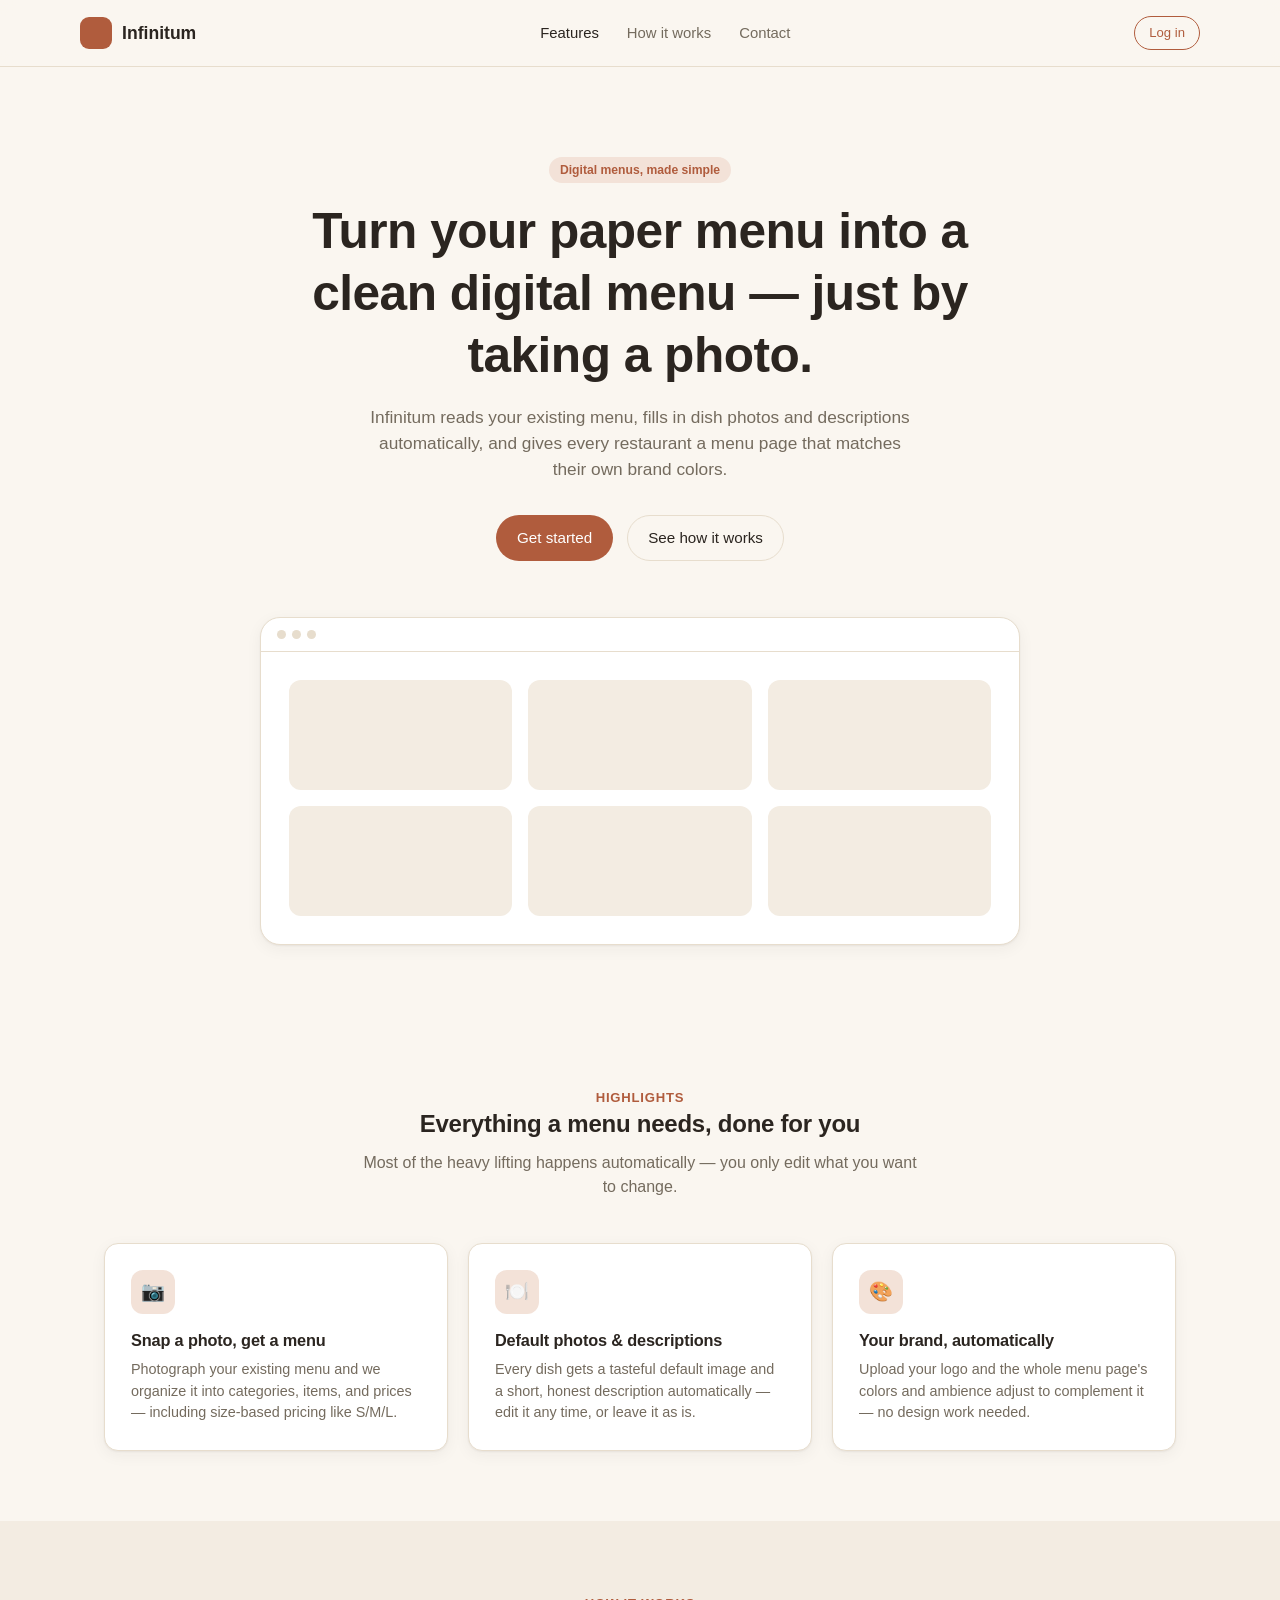
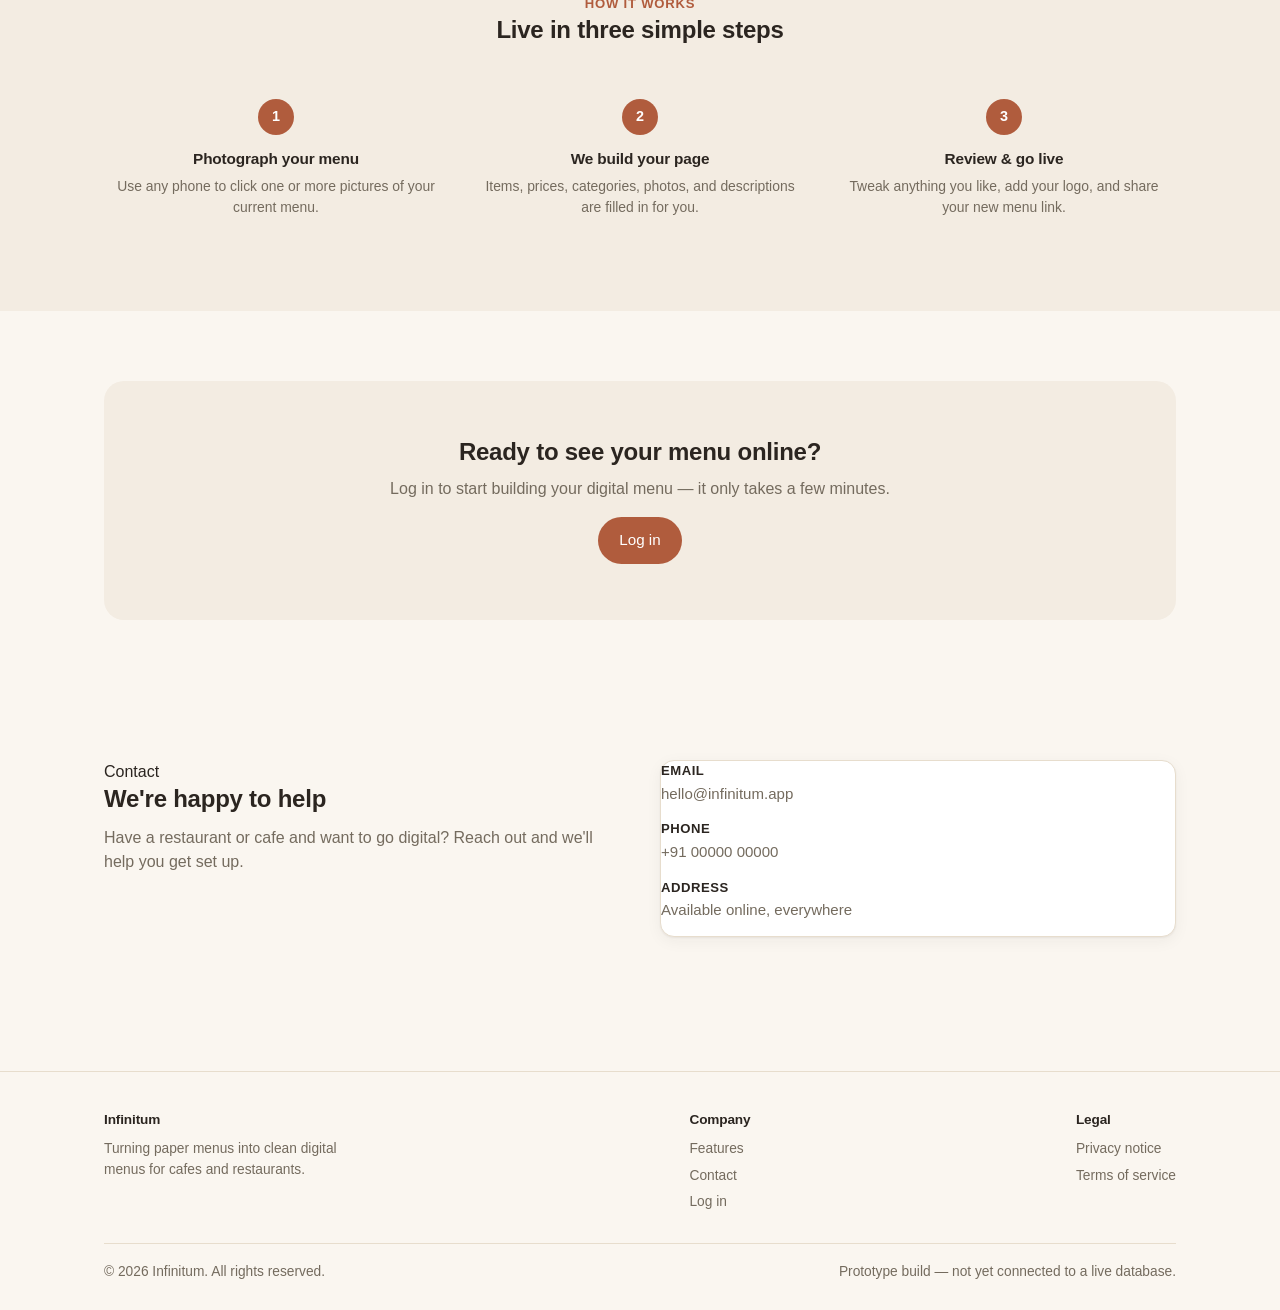
<file: prototype/index.html>
<!DOCTYPE html>
<html lang="en">
<head>
<meta charset="UTF-8">
<meta name="viewport" content="width=device-width, initial-scale=1.0">
<title>Infinitum — Digital menus for cafes & restaurants</title>
<link rel="stylesheet" href="css/styles.css">
<link rel="stylesheet" href="css/pages.css">
</head>
<body>

<header class="site-header">
  <div class="container nav-row">
    <a href="index.html" class="brand"><span class="brand-dot"></span> Infinitum</a>
    <nav class="nav-links">
      <a href="#features" class="active">Features</a>
      <a href="#how-it-works">How it works</a>
      <a href="#contact">Contact</a>
    </nav>
    <div class="nav-actions">
      <a href="login.html" class="btn btn-outline btn-sm">Log in</a>
    </div>
    <button class="nav-toggle" aria-label="Toggle menu"><span></span><span></span><span></span></button>
  </div>
</header>

<main>
  <section class="hero container">
    <span class="badge">Digital menus, made simple</span>
    <h1 style="margin-top:18px;">Turn your paper menu into a clean digital menu — just by taking a photo.</h1>
    <p class="lead">Infinitum reads your existing menu, fills in dish photos and descriptions automatically, and gives every restaurant a menu page that matches their own brand colors.</p>
    <div class="hero-actions">
      <a href="login.html" class="btn btn-primary">Get started</a>
      <a href="#how-it-works" class="btn btn-ghost">See how it works</a>
    </div>

    <div class="hero-mock" aria-hidden="true">
      <div class="mock-bar"><span class="dot"></span><span class="dot"></span><span class="dot"></span></div>
      <div class="mock-body">
        <div class="mock-card"></div><div class="mock-card"></div><div class="mock-card"></div>
        <div class="mock-card"></div><div class="mock-card"></div><div class="mock-card"></div>
      </div>
    </div>
  </section>

  <section class="section" id="features">
    <div class="container">
      <div class="section-head">
        <span class="eyebrow">Highlights</span>
        <h2>Everything a menu needs, done for you</h2>
        <p>Most of the heavy lifting happens automatically — you only edit what you want to change.</p>
      </div>
      <div class="feature-grid">
        <div class="card feature-card">
          <div class="feature-icon">📷</div>
          <h3>Snap a photo, get a menu</h3>
          <p>Photograph your existing menu and we organize it into categories, items, and prices — including size-based pricing like S/M/L.</p>
        </div>
        <div class="card feature-card">
          <div class="feature-icon">🍽️</div>
          <h3>Default photos & descriptions</h3>
          <p>Every dish gets a tasteful default image and a short, honest description automatically — edit it any time, or leave it as is.</p>
        </div>
        <div class="card feature-card">
          <div class="feature-icon">🎨</div>
          <h3>Your brand, automatically</h3>
          <p>Upload your logo and the whole menu page's colors and ambience adjust to complement it — no design work needed.</p>
        </div>
      </div>
    </div>
  </section>

  <section class="section" id="how-it-works" style="background:var(--bg-soft);">
    <div class="container">
      <div class="section-head">
        <span class="eyebrow">How it works</span>
        <h2>Live in three simple steps</h2>
      </div>
      <div class="steps">
        <div class="step">
          <div class="step-num">1</div>
          <h4>Photograph your menu</h4>
          <p>Use any phone to click one or more pictures of your current menu.</p>
        </div>
        <div class="step">
          <div class="step-num">2</div>
          <h4>We build your page</h4>
          <p>Items, prices, categories, photos, and descriptions are filled in for you.</p>
        </div>
        <div class="step">
          <div class="step-num">3</div>
          <h4>Review & go live</h4>
          <p>Tweak anything you like, add your logo, and share your new menu link.</p>
        </div>
      </div>
    </div>
  </section>

  <section class="section">
    <div class="container">
      <div class="cta-band">
        <h2>Ready to see your menu online?</h2>
        <p>Log in to start building your digital menu — it only takes a few minutes.</p>
        <a href="login.html" class="btn btn-primary">Log in</a>
      </div>
    </div>
  </section>

  <section class="section" id="contact">
    <div class="container contact-grid">
      <div>
        <span class="eyebrow">Contact</span>
        <h2>We're happy to help</h2>
        <p>Have a restaurant or cafe and want to go digital? Reach out and we'll help you get set up.</p>
      </div>
      <ul class="contact-list card card-pad">
        <li><strong>Email</strong>hello@infinitum.app</li>
        <li><strong>Phone</strong>+91 00000 00000</li>
        <li><strong>Address</strong>Available online, everywhere</li>
      </ul>
    </div>
  </section>
</main>

<footer class="site-footer">
  <div class="container">
    <div class="footer-grid">
      <div class="footer-col">
        <h4>Infinitum</h4>
        <p class="muted" style="max-width:260px;">Turning paper menus into clean digital menus for cafes and restaurants.</p>
      </div>
      <div class="footer-col">
        <h4>Company</h4>
        <a href="#features">Features</a>
        <a href="#contact">Contact</a>
        <a href="login.html">Log in</a>
      </div>
      <div class="footer-col">
        <h4>Legal</h4>
        <a href="#">Privacy notice</a>
        <a href="#">Terms of service</a>
      </div>
    </div>
    <div class="footer-bottom">
      <span>© <span data-year></span> Infinitum. All rights reserved.</span>
      <span>Prototype build — not yet connected to a live database.</span>
    </div>
  </div>
</footer>

<script src="js/main.js"></script>
</body>
</html>
</file>
<file: prototype/css/styles.css>
/* ==========================================================================
   Infinitum — shared design system
   Warm neutral, minimalist base theme. All colors are CSS variables so the
   "logo color theme" feature (js/theme.js) can override them per restaurant
   without touching any other CSS.
   ========================================================================== */

:root {
  /* Base warm-neutral palette (default, no logo uploaded yet) */
  --bg: #faf6f0;
  --bg-soft: #f3ece2;
  --surface: #ffffff;
  --border: #e7ddcd;
  --text: #2b2520;
  --text-muted: #746b5e;
  --accent: #b05c3d;        /* warm terracotta default accent */
  --accent-contrast: #ffffff;
  --accent-soft: #f3e2d8;
  --danger: #b3261e;
  --radius: 14px;
  --radius-sm: 8px;
  --shadow: 0 1px 2px rgba(43, 37, 32, 0.06), 0 4px 16px rgba(43, 37, 32, 0.05);
  --max-width: 1120px;
  --transition-theme: background-color .4s ease, border-color .4s ease, color .4s ease;
}

* { box-sizing: border-box; }
html { scroll-behavior: smooth; }

body {
  margin: 0;
  font-family: "Inter", -apple-system, BlinkMacSystemFont, "Segoe UI", Roboto, Helvetica, Arial, sans-serif;
  background: var(--bg);
  color: var(--text);
  line-height: 1.5;
  transition: var(--transition-theme);
}

h1, h2, h3, h4 {
  font-family: "Poppins", "Inter", -apple-system, BlinkMacSystemFont, "Segoe UI", Roboto, sans-serif;
  font-weight: 600;
  line-height: 1.25;
  margin: 0 0 0.5em;
  letter-spacing: -0.01em;
}

p { margin: 0 0 1em; color: var(--text-muted); }
a { color: var(--accent); text-decoration: none; }
a:hover { text-decoration: underline; }
img { max-width: 100%; display: block; }

.container {
  width: 100%;
  max-width: var(--max-width);
  margin: 0 auto;
  padding: 0 24px;
}

/* ---------- Buttons ---------- */
.btn {
  display: inline-flex;
  align-items: center;
  justify-content: center;
  gap: 8px;
  padding: 11px 20px;
  border-radius: 999px;
  border: 1px solid transparent;
  font-size: 0.95rem;
  font-weight: 500;
  cursor: pointer;
  transition: var(--transition-theme), transform .15s ease, box-shadow .15s ease;
  font-family: inherit;
  white-space: nowrap;
}
.btn:hover { transform: translateY(-1px); text-decoration: none; }
.btn:active { transform: translateY(0); }

.btn-primary { background: var(--accent); color: var(--accent-contrast); }
.btn-primary:hover { box-shadow: 0 6px 18px rgba(0,0,0,0.12); }

.btn-ghost { background: transparent; color: var(--text); border-color: var(--border); }
.btn-ghost:hover { background: var(--bg-soft); }

.btn-outline { background: transparent; color: var(--accent); border-color: var(--accent); }
.btn-outline:hover { background: var(--accent-soft); }

.btn-sm { padding: 6px 14px; font-size: 0.82rem; }
.btn-icon {
  width: 34px; height: 34px; padding: 0; border-radius: 50%;
  background: var(--surface); border: 1px solid var(--border); color: var(--text-muted);
}
.btn-icon:hover { background: var(--bg-soft); color: var(--text); }
.btn-danger-icon { color: var(--danger); border-color: #f1d4d1; background: #fdf4f3; }
.btn-danger-icon:hover { background: #fbe4e2; }

/* ---------- Top navigation ---------- */
.site-header {
  position: sticky; top: 0; z-index: 50;
  background: color-mix(in srgb, var(--bg) 88%, transparent);
  backdrop-filter: blur(8px);
  border-bottom: 1px solid var(--border);
  transition: var(--transition-theme);
}
.nav-row {
  display: flex; align-items: center; justify-content: space-between;
  padding: 16px 0;
  gap: 16px;
}
.brand { display: flex; align-items: center; gap: 10px; font-weight: 600; font-size: 1.1rem; color: var(--text); min-width: 0; }
.brand img, .brand .brand-dot { width: 32px; height: 32px; border-radius: 9px; object-fit: cover; flex-shrink: 0; }
.brand .brand-dot { background: var(--accent); display: inline-block; }
.brand:hover { text-decoration: none; }
.brand > span:last-child {
  overflow: hidden; text-overflow: ellipsis; white-space: nowrap;
}

.nav-links { display: flex; align-items: center; gap: 28px; }
.nav-links a { color: var(--text-muted); font-size: 0.93rem; }
.nav-links a.active, .nav-links a:hover { color: var(--text); text-decoration: none; }
.nav-actions { display: flex; align-items: center; gap: 12px; flex-shrink: 0; }

.nav-toggle { display: none; background: none; border: none; cursor: pointer; padding: 6px; }
.nav-toggle span { display: block; width: 22px; height: 2px; background: var(--text); margin: 4px 0; border-radius: 2px; }

/* ---------- Cards / surfaces ---------- */
.card {
  background: var(--surface);
  border: 1px solid var(--border);
  border-radius: var(--radius);
  box-shadow: var(--shadow);
  transition: var(--transition-theme);
}
.card-pad { padding: 24px; }

.badge {
  display: inline-flex; align-items: center; gap: 6px;
  padding: 4px 11px; border-radius: 999px; font-size: 0.76rem; font-weight: 600;
  background: var(--accent-soft); color: var(--accent);
}

/* ---------- Footer ---------- */
.site-footer {
  border-top: 1px solid var(--border);
  padding: 40px 0 28px;
  color: var(--text-muted);
  font-size: 0.86rem;
  margin-top: 64px;
}
.footer-grid { display: flex; flex-wrap: wrap; justify-content: space-between; gap: 32px; margin-bottom: 24px; }
.footer-col h4 { font-size: 0.85rem; color: var(--text); margin-bottom: 10px; }
.footer-col a { display: block; color: var(--text-muted); margin-bottom: 6px; font-size: 0.86rem; }
.footer-bottom { border-top: 1px solid var(--border); padding-top: 18px; display: flex; justify-content: space-between; flex-wrap: wrap; gap: 8px; }

/* ---------- Forms ---------- */
label { display: block; font-size: 0.85rem; font-weight: 500; margin-bottom: 6px; color: var(--text); }
input[type="text"], input[type="email"], input[type="password"], input[type="number"], textarea, select {
  width: 100%;
  padding: 10px 13px;
  border: 1px solid var(--border);
  border-radius: var(--radius-sm);
  font-family: inherit;
  font-size: 0.94rem;
  background: var(--surface);
  color: var(--text);
  transition: border-color .15s ease;
}
input:focus, textarea:focus, select:focus {
  outline: none; border-color: var(--accent);
}
textarea { resize: vertical; min-height: 70px; }
.field { margin-bottom: 16px; }

/* ---------- Utility ---------- */
.muted { color: var(--text-muted); }
.text-center { text-align: center; }
.flex { display: flex; }
.flex-center { display: flex; align-items: center; justify-content: center; }
.gap-8 { gap: 8px; } .gap-12 { gap: 12px; } .gap-16 { gap: 16px; }
.mt-8 { margin-top: 8px; } .mt-16 { margin-top: 16px; } .mt-24 { margin-top: 24px; } .mt-40 { margin-top: 40px; }
.mb-0 { margin-bottom: 0; }
.hidden { display: none !important; }

@media (max-width: 760px) {
  .nav-links { position: absolute; top: 100%; left: 0; right: 0; background: var(--bg); flex-direction: column;
    align-items: flex-start; padding: 16px 24px; border-bottom: 1px solid var(--border); gap: 14px; display: none; }
  .nav-links.open { display: flex; }
  .nav-toggle { display: block; }
  .footer-bottom { flex-direction: column; }

  /* Keep the brand + hamburger on one line, and let any extra header
     controls (theme/publish buttons, role pills, etc.) wrap onto their own
     row underneath rather than overflowing the viewport horizontally. */
  .nav-row { flex-wrap: wrap; row-gap: 10px; }
  .nav-actions { flex-basis: 100%; order: 3; flex-wrap: wrap; justify-content: flex-start; }
}
</file>
<file: prototype/css/pages.css>
/* ==========================================================================
   Page-specific styles (on top of styles.css)
   ========================================================================== */

/* ---------- Homepage ---------- */
.hero {
  padding: 90px 0 70px;
  text-align: center;
}
.hero h1 { font-size: clamp(2rem, 5vw, 3.1rem); max-width: 760px; margin: 0 auto 18px; }
.hero p.lead { max-width: 560px; margin: 0 auto 32px; font-size: 1.08rem; }
.hero-actions { display: flex; justify-content: center; gap: 14px; flex-wrap: wrap; }
.hero-mock {
  margin: 56px auto 0; max-width: 760px; border-radius: 20px; overflow: hidden;
  border: 1px solid var(--border); box-shadow: var(--shadow); background: var(--surface);
}
.hero-mock .mock-bar { display: flex; gap: 6px; padding: 12px 16px; border-bottom: 1px solid var(--border); }
.hero-mock .dot { width: 9px; height: 9px; border-radius: 50%; background: var(--border); }
.hero-mock .mock-body { padding: 28px; display: grid; grid-template-columns: repeat(3, 1fr); gap: 16px; }
.hero-mock .mock-card { background: var(--bg-soft); border-radius: 12px; height: 110px; }

.section { padding: 70px 0; }
.section-head { text-align: center; max-width: 560px; margin: 0 auto 44px; }
.section-head .eyebrow { color: var(--accent); font-weight: 600; font-size: 0.82rem; text-transform: uppercase; letter-spacing: 0.06em; }

.feature-grid { display: grid; grid-template-columns: repeat(3, 1fr); gap: 20px; }
.feature-card { padding: 26px; }
.feature-icon {
  width: 44px; height: 44px; border-radius: 12px; background: var(--accent-soft); color: var(--accent);
  display: flex; align-items: center; justify-content: center; margin-bottom: 16px; font-size: 1.2rem;
}
.feature-card h3 { font-size: 1.02rem; }
.feature-card p { font-size: 0.9rem; margin-bottom: 0; }

.steps { display: grid; grid-template-columns: repeat(3, 1fr); gap: 20px; counter-reset: step; }
.step { text-align: center; padding: 10px; }
.step-num {
  counter-increment: step; width: 36px; height: 36px; border-radius: 50%; background: var(--accent); color: var(--accent-contrast);
  display: flex; align-items: center; justify-content: center; margin: 0 auto 14px; font-weight: 600; font-size: 0.9rem;
}
.step h4 { font-size: 0.96rem; }
.step p { font-size: 0.87rem; }

.cta-band { background: var(--bg-soft); border-radius: 20px; padding: 56px 32px; text-align: center; }
.cta-band h2 { margin-bottom: 10px; }

.contact-grid { display: grid; grid-template-columns: 1fr 1fr; gap: 40px; align-items: start; }
.contact-list { list-style: none; padding: 0; margin: 0; }
.contact-list li { margin-bottom: 14px; font-size: 0.94rem; color: var(--text-muted); }
.contact-list strong { color: var(--text); display: block; font-size: 0.82rem; text-transform: uppercase; letter-spacing: 0.04em; margin-bottom: 2px; }

@media (max-width: 860px) {
  .feature-grid, .steps { grid-template-columns: 1fr; }
  .contact-grid { grid-template-columns: 1fr; }
  .hero-mock .mock-body { grid-template-columns: 1fr 1fr; }
}

/* ---------- Auth / Login ---------- */
.auth-wrap {
  min-height: calc(100vh - 140px);
  display: flex; align-items: center; justify-content: center;
  padding: 48px 20px;
}
.auth-card { width: 100%; max-width: 400px; padding: 32px; }
.role-toggle { display: flex; background: var(--bg-soft); border-radius: 999px; padding: 4px; margin-bottom: 26px; }
.role-toggle button {
  flex: 1; border: none; background: transparent; padding: 9px 10px; border-radius: 999px;
  font-family: inherit; font-size: 0.86rem; font-weight: 600; color: var(--text-muted); cursor: pointer;
  transition: all .15s ease;
}
.role-toggle button.active { background: var(--surface); color: var(--accent); box-shadow: var(--shadow); }
.demo-note { font-size: 0.78rem; color: var(--text-muted); background: var(--bg-soft); padding: 10px 12px; border-radius: var(--radius-sm); margin-top: 16px; }
.demo-note code { background: var(--surface); padding: 1px 5px; border-radius: 4px; }

/* ---------- Dashboard shells (admin + restaurant) ---------- */
.dash-header { padding: 28px 0 8px; }
.dash-title-row { display: flex; align-items: center; justify-content: space-between; flex-wrap: wrap; gap: 16px; margin-bottom: 28px; }
.dash-title-row h1 { font-size: 1.5rem; margin: 0; }

.profile-card { display: flex; align-items: center; gap: 16px; }
.profile-avatar {
  width: 56px; height: 56px; border-radius: 14px; background: var(--accent-soft); color: var(--accent);
  display: flex; align-items: center; justify-content: center; font-weight: 700; font-size: 1.2rem; flex-shrink: 0; overflow: hidden;
}
.profile-avatar img { width: 100%; height: 100%; object-fit: cover; }
.profile-meta h3 { margin-bottom: 2px; font-size: 1.02rem; }
.profile-meta p { margin: 0; font-size: 0.85rem; }

.dash-grid { display: grid; grid-template-columns: 2fr 1fr; gap: 20px; align-items: start; }
@media (max-width: 900px) { .dash-grid { grid-template-columns: 1fr; } }

.restaurant-list { list-style: none; margin: 0; padding: 0; }
.restaurant-row {
  display: flex; align-items: center; justify-content: space-between; gap: 14px;
  padding: 14px 18px; border-bottom: 1px solid var(--border);
}
.restaurant-row:last-child { border-bottom: none; }
.restaurant-row:hover { background: var(--bg-soft); }
.restaurant-row a { display: flex; align-items: center; gap: 14px; color: var(--text); flex: 1; min-width: 0; }
.restaurant-row a:hover { text-decoration: none; }
.restaurant-logo { width: 38px; height: 38px; border-radius: 10px; object-fit: cover; background: var(--bg-soft); flex-shrink: 0; }
.restaurant-info strong { display: block; font-size: 0.94rem; }
.restaurant-info span { font-size: 0.8rem; color: var(--text-muted); }

@media (max-width: 560px) {
  .restaurant-row { flex-direction: column; align-items: stretch; }
  .restaurant-row > span { justify-content: flex-start; }
}

.stat-row { display: flex; gap: 14px; flex-wrap: wrap; }
.stat-box { flex: 1; min-width: 120px; padding: 16px; text-align: center; }
.stat-box .num { font-size: 1.5rem; font-weight: 700; color: var(--accent); }
.stat-box .label { font-size: 0.78rem; color: var(--text-muted); }

.logo-upload-box {
  display: flex; align-items: center; gap: 16px; padding: 18px; flex-wrap: wrap;
}
.logo-preview {
  width: 68px; height: 68px; border-radius: 16px; overflow: hidden; background: var(--bg-soft);
  display: flex; align-items: center; justify-content: center; flex-shrink: 0; border: 1px solid var(--border);
}
.logo-preview img { width: 100%; height: 100%; object-fit: cover; }
.swatch-row { display: flex; gap: 8px; margin-top: 10px; }
.swatch { width: 22px; height: 22px; border-radius: 6px; border: 1px solid rgba(0,0,0,.08); }

.color-swatch-input {
  width: 46px; height: 36px; padding: 0; border: 1px solid var(--border); border-radius: 10px;
  cursor: pointer; background: none;
}
.color-swatch-input::-webkit-color-swatch-wrapper { padding: 3px; }
.color-swatch-input::-webkit-color-swatch { border: none; border-radius: 7px; }
.shade-row { display: flex; gap: 8px; }
.shade-swatch {
  width: 32px; height: 32px; border-radius: 9px; border: 2px solid transparent; cursor: pointer;
  box-shadow: inset 0 0 0 1px rgba(0,0,0,.08); transition: transform .12s ease, border-color .12s ease;
}
.shade-swatch:hover { transform: translateY(-2px); }
.shade-swatch.active { border-color: var(--text); }

/* ---------- Edit menu (e_mode) ---------- */
.editor-toolbar {
  display: flex; align-items: center; justify-content: space-between; gap: 16px; flex-wrap: wrap;
  padding: 18px 0;
}
.role-pill { font-size: 0.76rem; padding: 4px 11px; border-radius: 999px; background: var(--bg-soft); color: var(--text-muted); font-weight: 600; }
.role-pill.is-admin { background: var(--accent-soft); color: var(--accent); }

.category-strip {
  display: flex; gap: 10px; align-items: center; overflow-x: auto; padding: 10px 4px 18px;
  border-bottom: 1px solid var(--border); margin-bottom: 28px;
  scrollbar-width: thin;
}
.category-chip {
  display: flex; align-items: center; gap: 6px; background: var(--surface); border: 1px solid var(--border);
  border-radius: 999px; padding: 6px 8px 6px 16px; white-space: nowrap; font-size: 0.86rem; font-weight: 600;
  flex-shrink: 0;
}
.category-chip button { background: none; border: none; cursor: pointer; color: var(--text-muted); padding: 4px; border-radius: 50%; display: flex; }
.category-chip button:hover { background: var(--bg-soft); color: var(--text); }
.category-chip .cat-link { color: var(--text); cursor: pointer; }
.add-category-btn { flex-shrink: 0; }

.category-section { margin-bottom: 44px; scroll-margin-top: 90px; }
.category-section-head { display: flex; align-items: baseline; justify-content: space-between; gap: 12px; margin-bottom: 16px; }
.category-section-head h2 { font-size: 1.15rem; margin: 0; }
.category-section-head .size-legend { font-size: 0.78rem; color: var(--text-muted); }

.tile-grid {
  display: grid; grid-template-columns: repeat(auto-fill, minmax(230px, 1fr)); gap: 18px;
}
.tile {
  position: relative; padding: 16px; display: flex; flex-direction: column; gap: 10px;
  transition: var(--transition-theme), box-shadow .15s ease, border-color .15s ease;
}
.tile.is-editing { border-color: var(--accent); box-shadow: 0 0 0 3px var(--accent-soft); }
.tile-controls-left {
  position: absolute; left: -2px; top: 50%; transform: translateY(-50%);
  display: flex; flex-direction: column; gap: 2px; z-index: 2;
}
.tile-controls-left button {
  width: 24px; height: 24px; border-radius: 50%; border: 1px solid var(--border); background: var(--surface);
  cursor: pointer; display: flex; align-items: center; justify-content: center; color: var(--text-muted); font-size: 0.7rem;
}
.tile-controls-left button:hover { color: var(--text); background: var(--bg-soft); }
.tile-controls-right { position: absolute; right: 10px; top: 10px; display: flex; flex-direction: column; align-items: flex-end; gap: 6px; z-index: 2; }
.tile-img-wrap { position: relative; border-radius: 10px; overflow: hidden; background: var(--bg-soft); aspect-ratio: 1.3/1; }
.tile-img-wrap img { width: 100%; height: 100%; object-fit: cover; }
.tile-img-edit {
  position: absolute; inset: 0; background: rgba(20,16,12,0.45); color: #fff; display: flex;
  align-items: center; justify-content: center; opacity: 0; transition: opacity .15s ease; cursor: pointer; font-size: 0.8rem; gap: 6px;
}
.tile-img-wrap:hover .tile-img-edit { opacity: 1; }
.tile-name { font-weight: 600; font-size: 0.97rem; }
.tile-price { font-size: 0.86rem; color: var(--accent); font-weight: 600; }
.tile-price .size-chip { background: var(--accent-soft); border-radius: 6px; padding: 2px 6px; margin-right: 4px; display: inline-block; font-size: 0.78rem; }
.tile-desc { font-size: 0.84rem; color: var(--text-muted); margin: 0; }
.tile-edit-fields .field { margin-bottom: 10px; }
.tile-edit-fields { display: none; }
.tile.is-editing .tile-edit-fields { display: block; }
.tile.is-editing .tile-view { display: none; }
.size-input-row { display: flex; gap: 6px; }
.size-input-row > div { flex: 1; }
.size-input-row label { font-size: 0.72rem; }

.move-menu { position: relative; }
.move-menu-list {
  position: absolute; right: 0; top: 30px; background: var(--surface); border: 1px solid var(--border);
  border-radius: var(--radius-sm); box-shadow: var(--shadow); min-width: 150px; z-index: 5; display: none; overflow: hidden;
}
.move-menu-list.open { display: block; }
.move-menu-list button {
  display: block; width: 100%; text-align: left; padding: 9px 12px; border: none; background: none; cursor: pointer;
  font-size: 0.84rem; font-family: inherit; color: var(--text);
}
.move-menu-list button:hover { background: var(--bg-soft); }

.add-item-tile {
  display: flex; align-items: center; justify-content: center; border: 2px dashed var(--border); border-radius: var(--radius);
  min-height: 160px; cursor: pointer; color: var(--text-muted); font-size: 0.88rem; font-weight: 500; gap: 8px;
  background: transparent;
}
.add-item-tile:hover { border-color: var(--accent); color: var(--accent); background: var(--accent-soft); }

/* ---------- Public menu view ---------- */
.menu-hero {
  padding: 46px 0 28px; text-align: center; background: var(--bg-soft); border-bottom: 1px solid var(--border);
}
.preview-banner {
  display: inline-block; margin: 0 auto 18px; padding: 7px 16px; border-radius: 999px;
  background: var(--accent-soft); color: var(--accent); font-size: 0.8rem; font-weight: 600;
}
.menu-hero .logo-circle {
  width: 72px; height: 72px; border-radius: 20px; margin: 0 auto 14px; overflow: hidden; background: var(--surface);
  display: flex; align-items: center; justify-content: center; box-shadow: var(--shadow);
}
.menu-hero .logo-circle img { width: 100%; height: 100%; object-fit: cover; }
.menu-hero h1 { margin-bottom: 4px; }
.menu-hero p { margin: 0; }

.menu-nav {
  position: sticky; top: 0; z-index: 30; background: var(--bg); border-bottom: 1px solid var(--border);
  display: flex; gap: 8px; overflow-x: auto; padding: 14px 20px;
}
.menu-nav a {
  flex-shrink: 0; padding: 7px 16px; border-radius: 999px; background: var(--bg-soft); color: var(--text);
  font-size: 0.85rem; font-weight: 600;
}
.menu-nav a:hover, .menu-nav a.active { background: var(--accent); color: var(--accent-contrast); text-decoration: none; }

.public-section { padding: 36px 0; }
.public-card-grid { display: grid; grid-template-columns: 1fr; gap: 14px; }
@media (min-width: 760px) {
  .public-card-grid { grid-template-columns: repeat(2, 1fr); }
}
.public-card { overflow: hidden; display: flex; flex-direction: row; align-items: flex-start; }
.public-card .img-wrap {
  width: 104px; height: 104px; flex-shrink: 0; background: var(--bg-soft); overflow: hidden; border-radius: var(--radius-sm);
  margin: 12px 0 12px 12px;
}
.public-card .img-wrap img { width: 100%; height: 100%; object-fit: cover; }
.public-card .card-body { padding: 14px 16px; flex: 1; min-width: 0; display: flex; flex-direction: column; justify-content: center; }
.public-card h3.item-name {
  font-size: 1rem; margin-bottom: 4px;
  white-space: nowrap; overflow: hidden; text-overflow: ellipsis;
}
.public-card .price-line { font-weight: 700; color: var(--accent); font-size: 0.9rem; margin-bottom: 4px; }
.public-card p.item-desc {
  font-size: 0.85rem; margin-bottom: 0;
  display: -webkit-box; -webkit-line-clamp: 2; -webkit-box-orient: vertical; overflow: hidden;
}
.public-card.expanded h3.item-name { white-space: normal; overflow: visible; text-overflow: clip; }
.public-card.expanded p.item-desc { -webkit-line-clamp: unset; display: block; overflow: visible; }

.expand-toggle {
  align-self: flex-start; margin-top: 6px; padding: 0; border: none; background: none; cursor: pointer;
  color: var(--accent); font-size: 0.78rem; font-weight: 600; display: flex; align-items: center; gap: 3px;
  font-family: inherit;
}
.expand-toggle .arrow { transition: transform .15s ease; display: inline-block; }
.public-card.expanded .expand-toggle .arrow { transform: rotate(180deg); }

@media (max-width: 480px) {
  .public-card .img-wrap { width: 84px; height: 84px; margin: 10px 0 10px 10px; }
  .public-card .card-body { padding: 10px 12px; }
}

/* ---------- Scan menu ---------- */
.scan-wrap { max-width: 540px; margin: 0 auto; padding: 36px 20px 60px; }
.camera-frame {
  position: relative; background: #141210; border-radius: var(--radius); overflow: hidden; aspect-ratio: 3/4;
}
.camera-frame video { width: 100%; height: 100%; object-fit: cover; display: block; }
.camera-placeholder {
  position: absolute; inset: 0; display: flex; flex-direction: column; align-items: center; justify-content: center;
  color: #cfc6ba; text-align: center; padding: 24px; font-size: 0.9rem;
}
.camera-controls { display: flex; flex-wrap: wrap; justify-content: center; align-items: center; gap: 16px; margin-top: 18px; }
.shutter-btn {
  width: 64px; height: 64px; border-radius: 50%; border: 4px solid var(--accent); background: var(--surface); cursor: pointer;
  flex-shrink: 0;
}
.shutter-btn:hover { background: var(--accent-soft); }
.shots-strip { display: flex; gap: 10px; flex-wrap: wrap; margin-top: 22px; }
.shot-thumb { position: relative; width: 78px; height: 78px; border-radius: 10px; overflow: hidden; border: 1px solid var(--border); }
.shot-thumb img { width: 100%; height: 100%; object-fit: cover; }
.shot-thumb .remove-shot {
  position: absolute; top: 3px; right: 3px; width: 20px; height: 20px; border-radius: 50%; background: rgba(0,0,0,0.6);
  color: #fff; border: none; cursor: pointer; font-size: 0.7rem; display: flex; align-items: center; justify-content: center;
}
.analyzing-overlay {
  display: flex; flex-direction: column; align-items: center; gap: 14px; padding: 50px 20px; text-align: center;
}
.spinner {
  width: 36px; height: 36px; border-radius: 50%; border: 3px solid var(--accent-soft); border-top-color: var(--accent);
  animation: spin 0.8s linear infinite;
}
@keyframes spin { to { transform: rotate(360deg); } }
</file>
